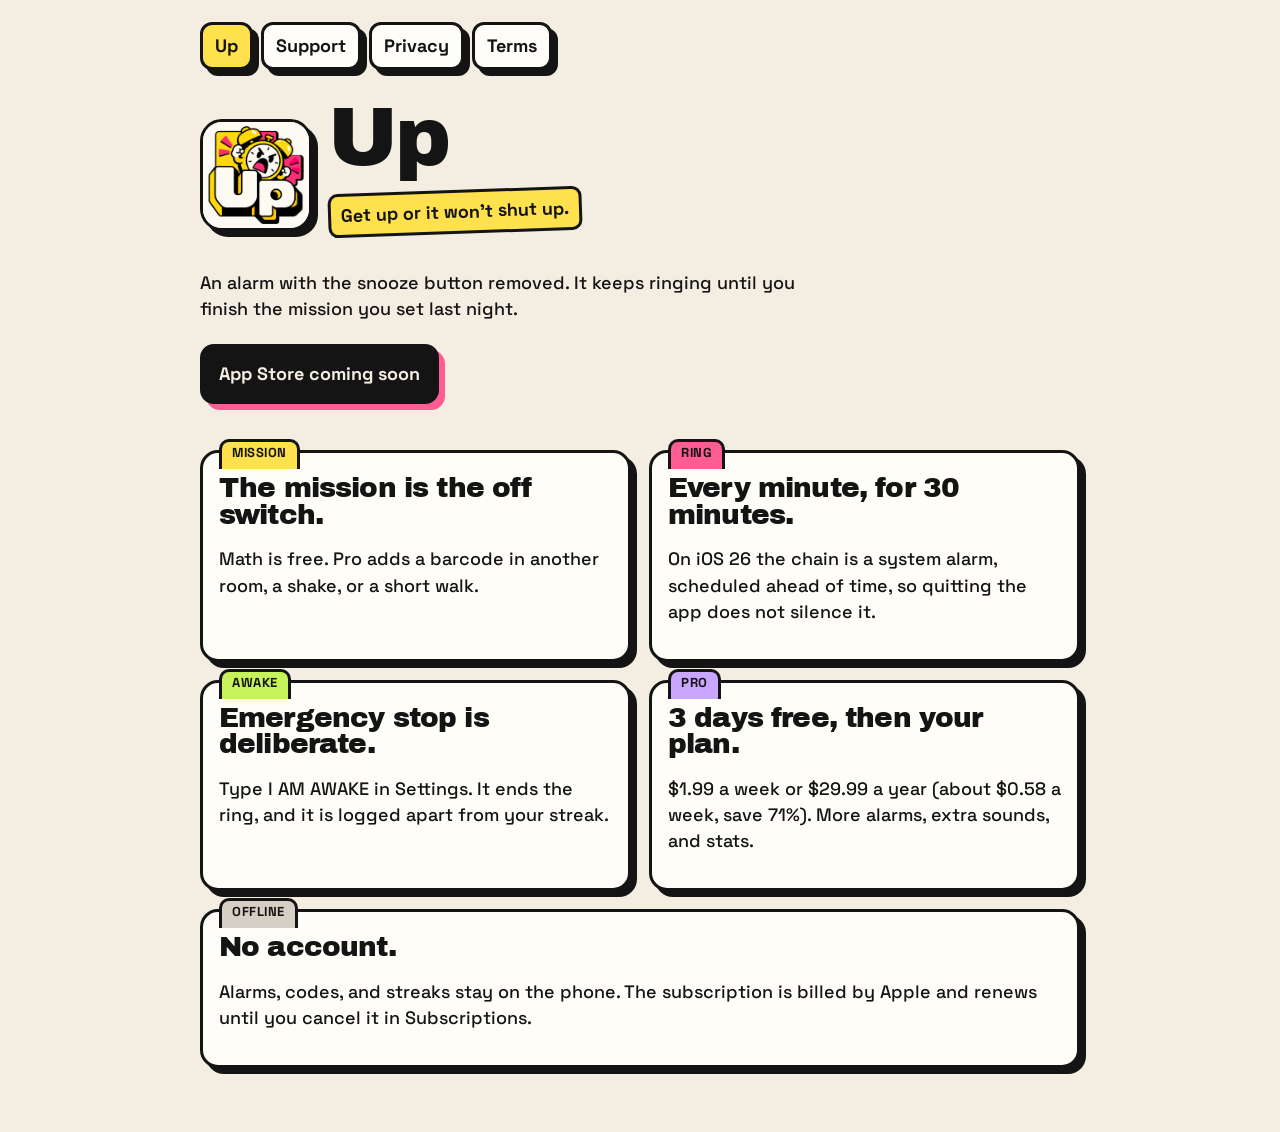
<file: index.html>
<!DOCTYPE html>
<html lang="en">
<head>
  <meta charset="utf-8">
  <meta name="viewport" content="width=device-width, initial-scale=1">
  <title>Up — Alarm you can't snooze</title>
  <meta name="description" content="Up is an alarm that re-rings every minute until the wake-up mission is done.">
  <link rel="icon" href="favicon.png">
  <link rel="stylesheet" href="site.css">
</head>
<body>
  <main class="wrap">
    <nav class="nav">
      <a href="index.html" aria-current="page">Up</a>
      <a href="support.html">Support</a>
      <a href="privacy.html">Privacy</a>
      <a href="terms.html">Terms</a>
    </nav>

    <header class="hero">
      <img src="icon.png" width="512" height="512" alt="Up app icon, a clock with the word Up">
      <div>
        <h1>Up</h1>
        <p class="slogan">Get up or it won't shut up.</p>
      </div>
    </header>
    <p class="lede">An alarm with the snooze button removed. It keeps ringing until you finish the mission you set last night.</p>
    <p class="store">App Store coming soon</p>

    <section class="grid">
      <article class="card">
        <span class="tab yellow">MISSION</span>
        <h2>The mission is the off switch.</h2>
        <p>Math is free. Pro adds a barcode in another room, a shake, or a short walk.</p>
      </article>
      <article class="card">
        <span class="tab pink">RING</span>
        <h2>Every minute, for 30 minutes.</h2>
        <p>On iOS 26 the chain is a system alarm, scheduled ahead of time, so quitting the app does not silence it.</p>
      </article>
      <article class="card">
        <span class="tab lime">AWAKE</span>
        <h2>Emergency stop is deliberate.</h2>
        <p>Type I AM AWAKE in Settings. It ends the ring, and it is logged apart from your streak.</p>
      </article>
      <article class="card">
        <span class="tab purple">PRO</span>
        <h2>3 days free, then your plan.</h2>
        <p>$1.99 a week or $29.99 a year (about $0.58 a week, save 71%). More alarms, extra sounds, and stats.</p>
      </article>
      <article class="card wide">
        <span class="tab grey">OFFLINE</span>
        <h2>No account.</h2>
        <p>Alarms, codes, and streaks stay on the phone. The subscription is billed by Apple and renews until you cancel it in Subscriptions.</p>
      </article>
    </section>
  </main>
</body>
</html>
</file>
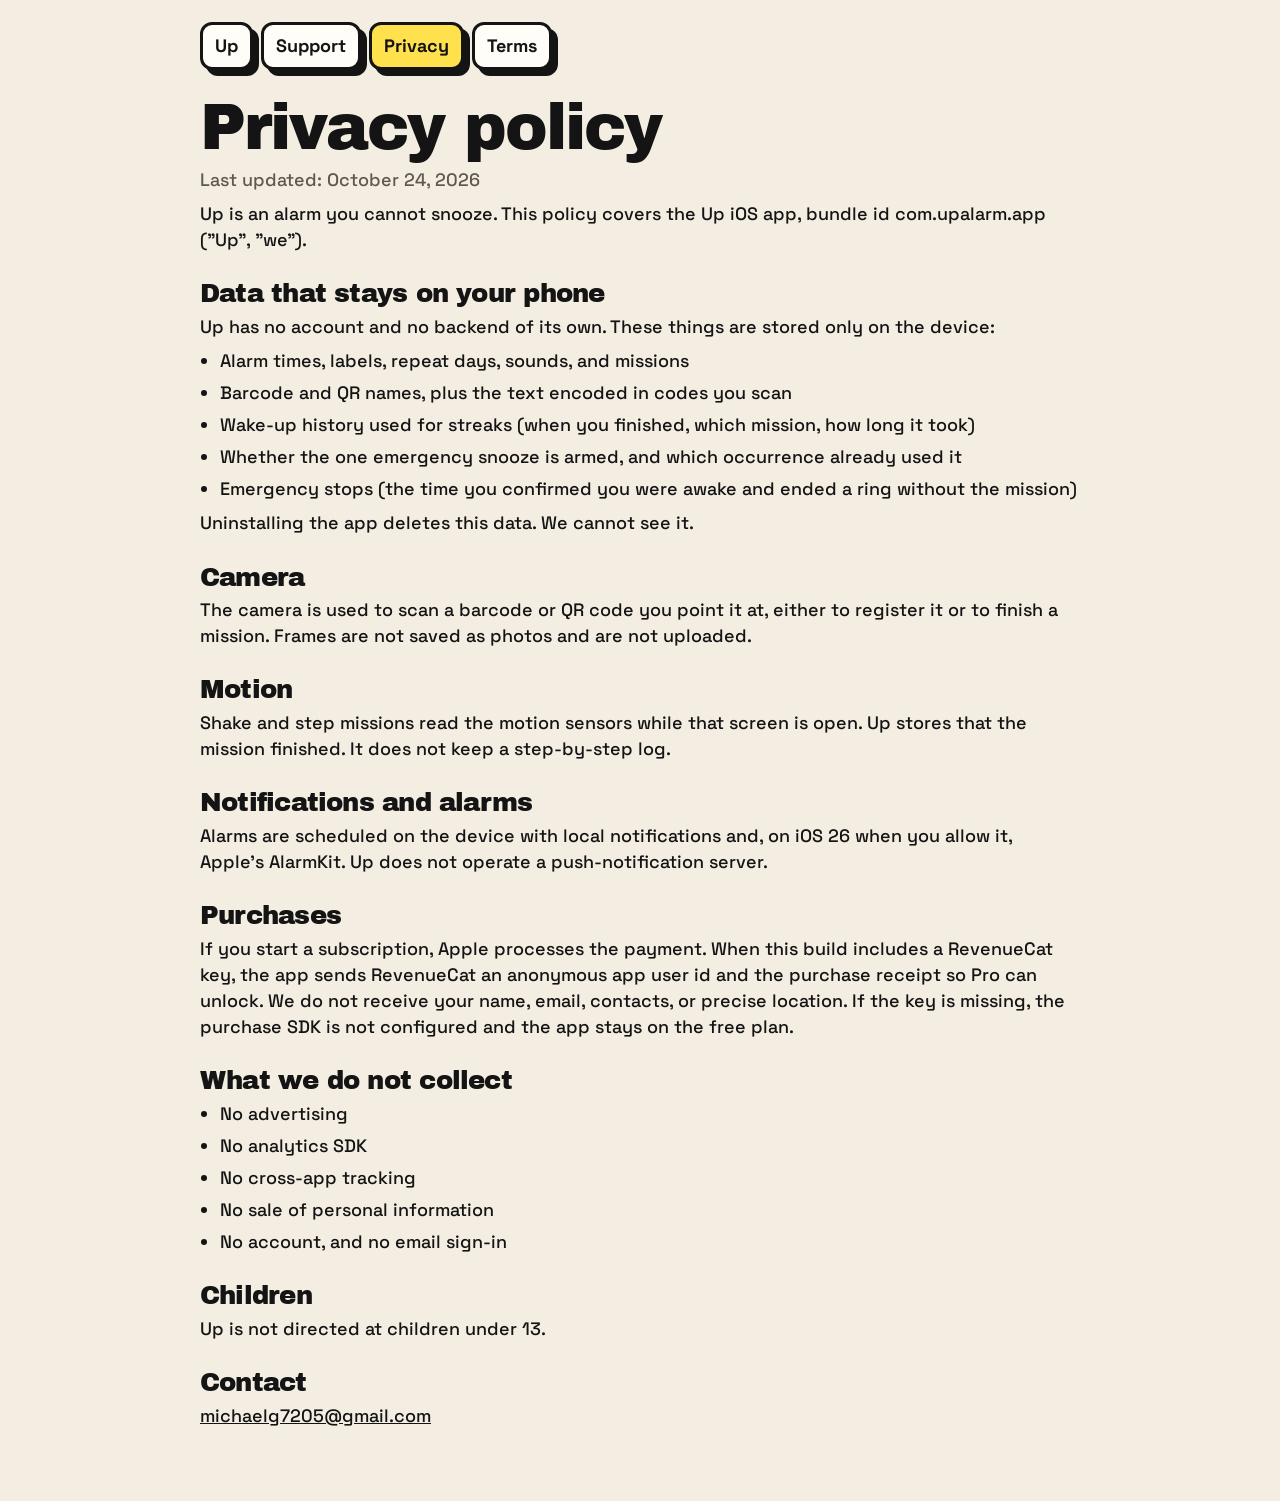
<file: privacy.html>
<!DOCTYPE html>
<html lang="en">
<head>
  <meta charset="utf-8">
  <meta name="viewport" content="width=device-width, initial-scale=1">
  <title>Privacy policy — Up</title>
  <link rel="icon" href="favicon.png">
  <link rel="stylesheet" href="site.css">
</head>
<body>
  <main class="wrap prose">
    <nav class="nav">
      <a href="index.html">Up</a>
      <a href="support.html">Support</a>
      <a href="privacy.html" aria-current="page">Privacy</a>
      <a href="terms.html">Terms</a>
    </nav>
    <h1 class="page-title">Privacy policy</h1>
    <p class="muted">Last updated: October 24, 2026</p>
    <p>Up is an alarm you cannot snooze. This policy covers the Up iOS app, bundle id com.upalarm.app ("Up", "we").</p>

    <h2>Data that stays on your phone</h2>
    <p>Up has no account and no backend of its own. These things are stored only on the device:</p>
    <ul>
      <li>Alarm times, labels, repeat days, sounds, and missions</li>
      <li>Barcode and QR names, plus the text encoded in codes you scan</li>
      <li>Wake-up history used for streaks (when you finished, which mission, how long it took)</li>
      <li>Whether the one emergency snooze is armed, and which occurrence already used it</li>
      <li>Emergency stops (the time you confirmed you were awake and ended a ring without the mission)</li>
    </ul>
    <p>Uninstalling the app deletes this data. We cannot see it.</p>

    <h2>Camera</h2>
    <p>The camera is used to scan a barcode or QR code you point it at, either to register it or to finish a mission. Frames are not saved as photos and are not uploaded.</p>

    <h2>Motion</h2>
    <p>Shake and step missions read the motion sensors while that screen is open. Up stores that the mission finished. It does not keep a step-by-step log.</p>

    <h2>Notifications and alarms</h2>
    <p>Alarms are scheduled on the device with local notifications and, on iOS 26 when you allow it, Apple's AlarmKit. Up does not operate a push-notification server.</p>

    <h2>Purchases</h2>
    <p>If you start a subscription, Apple processes the payment. When this build includes a RevenueCat key, the app sends RevenueCat an anonymous app user id and the purchase receipt so Pro can unlock. We do not receive your name, email, contacts, or precise location. If the key is missing, the purchase SDK is not configured and the app stays on the free plan.</p>

    <h2>What we do not collect</h2>
    <ul>
      <li>No advertising</li>
      <li>No analytics SDK</li>
      <li>No cross-app tracking</li>
      <li>No sale of personal information</li>
      <li>No account, and no email sign-in</li>
    </ul>

    <h2>Children</h2>
    <p>Up is not directed at children under 13.</p>

    <h2>Contact</h2>
    <p><a href="mailto:michaelg7205@gmail.com">michaelg7205@gmail.com</a></p>
  </main>
</body>
</html>
</file>
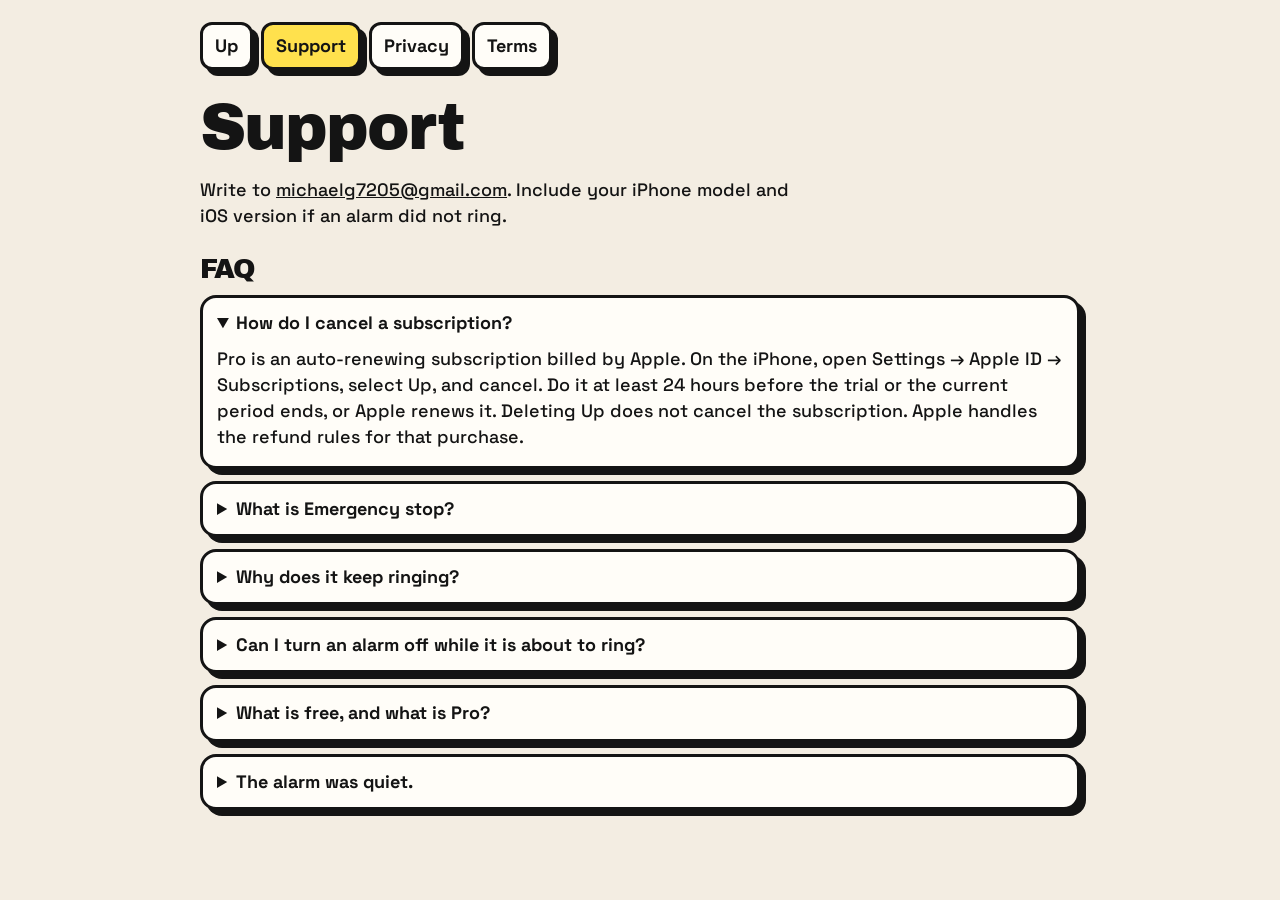
<file: support.html>
<!DOCTYPE html>
<html lang="en">
<head>
  <meta charset="utf-8">
  <meta name="viewport" content="width=device-width, initial-scale=1">
  <title>Support — Up</title>
  <link rel="icon" href="favicon.png">
  <link rel="stylesheet" href="site.css">
</head>
<body>
  <main class="wrap">
    <nav class="nav">
      <a href="index.html">Up</a>
      <a href="support.html" aria-current="page">Support</a>
      <a href="privacy.html">Privacy</a>
      <a href="terms.html">Terms</a>
    </nav>
    <h1 class="page-title">Support</h1>
    <p class="lede">Write to <a href="mailto:michaelg7205@gmail.com">michaelg7205@gmail.com</a>. Include your iPhone model and iOS version if an alarm did not ring.</p>

    <section class="faq">
      <h2 style="margin-top: 28px">FAQ</h2>

      <details open>
        <summary>How do I cancel a subscription?</summary>
        <p>Pro is an auto-renewing subscription billed by Apple. On the iPhone, open Settings → Apple ID → Subscriptions, select Up, and cancel. Do it at least 24 hours before the trial or the current period ends, or Apple renews it. Deleting Up does not cancel the subscription. Apple handles the refund rules for that purchase.</p>
      </details>

      <details>
        <summary>What is Emergency stop?</summary>
        <p>Settings → Emergency stop. Type I AM AWAKE exactly, then stop the alarm. That ends the current ring and the backups already scheduled for it. It is logged in Stats and it does not count as a finished mission or add to the streak. Use it when you are awake and still need the alarm to quit.</p>
      </details>

      <details>
        <summary>Why does it keep ringing?</summary>
        <p>The mission is the off switch. Up re-rings every minute for up to 30 minutes, and those alarms are scheduled ahead of time. On iOS 26 they are system alarms (alarm volume, through the silent switch and Focus). On an older iPhone they are notifications, which respect silent mode and Focus unless you allow Time Sensitive notifications. After 30 minutes, open Up if the mission is still unfinished and it schedules another burst.</p>
      </details>

      <details>
        <summary>Can I turn an alarm off while it is about to ring?</summary>
        <p>From five minutes before it fires until the mission is done, edits, the off switch, and delete stay locked. Emergency stop is the way out during that window.</p>
      </details>

      <details>
        <summary>What is free, and what is Pro?</summary>
        <p>Free is one alarm, the math mission, and the Klaxon sound. Pro is a 3-day free trial, then $1.99 a week or $29.99 a year. Pro adds more alarms, barcode, shake, and step missions, extra sounds, stats, and the optional emergency snooze (off until you arm it).</p>
      </details>

      <details>
        <summary>The alarm was quiet.</summary>
        <p>On iOS 26, allow Alarms when Up asks. That is the ring that does not depend on media volume. On earlier iOS, allow notifications and Time Sensitive notifications. The silent switch still mutes those notification sounds. This app does not use Critical Alerts.</p>
      </details>
    </section>
  </main>
</body>
</html>
</file>
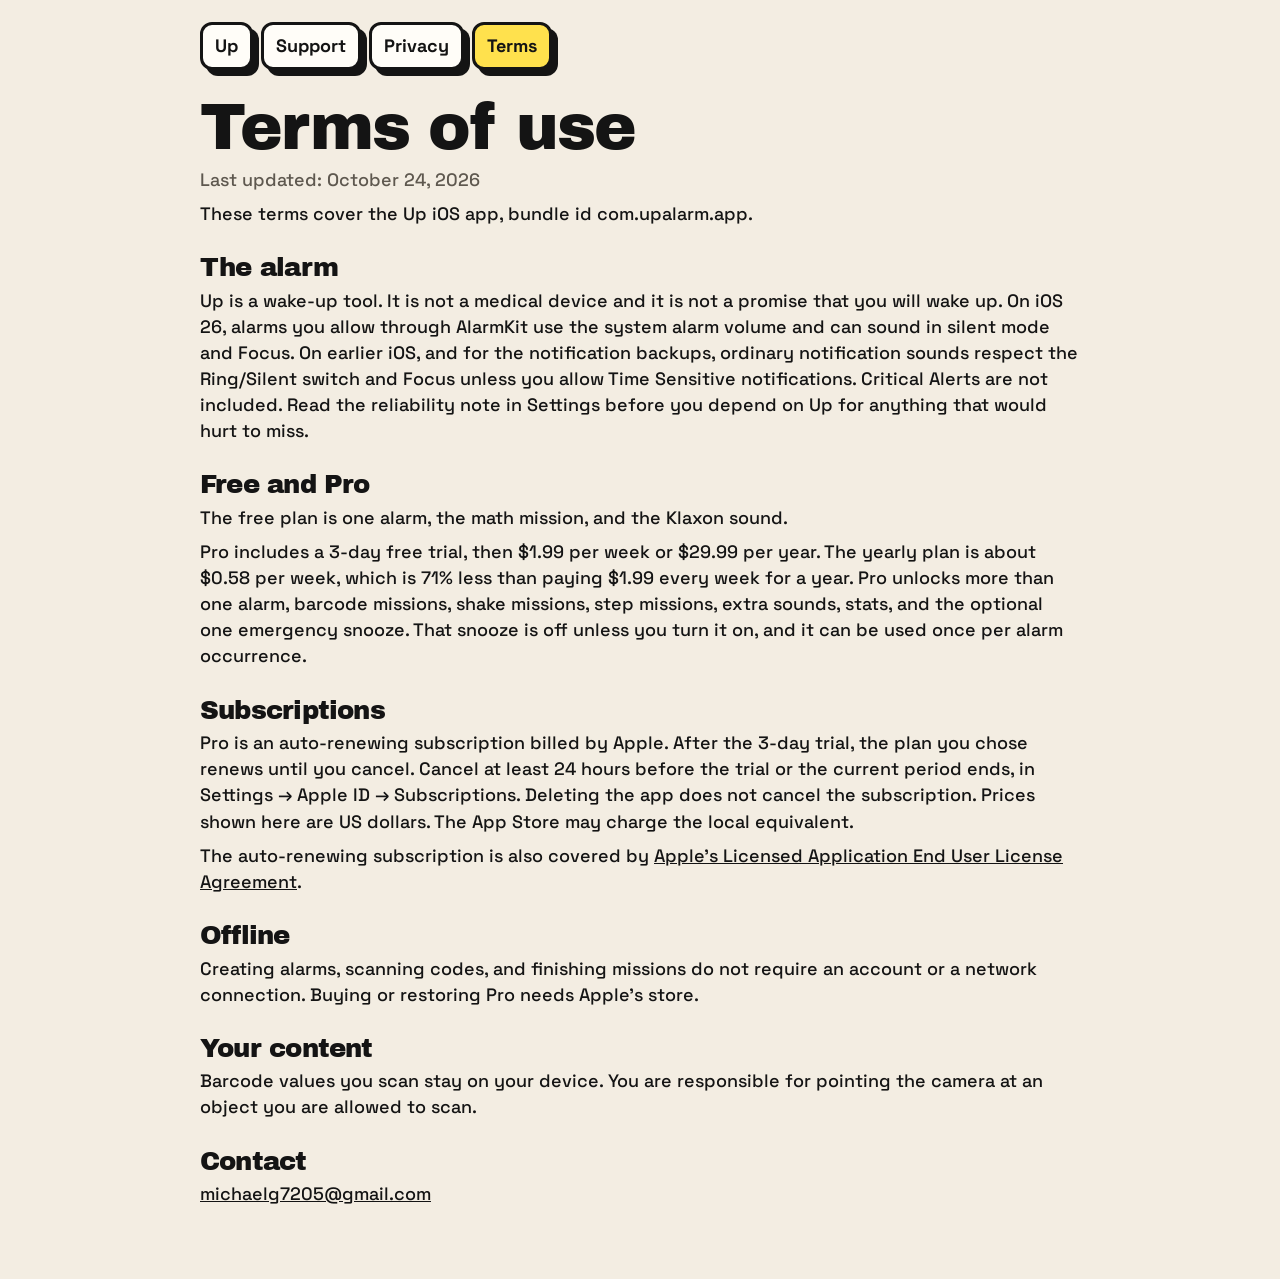
<file: terms.html>
<!DOCTYPE html>
<html lang="en">
<head>
  <meta charset="utf-8">
  <meta name="viewport" content="width=device-width, initial-scale=1">
  <title>Terms of use — Up</title>
  <link rel="icon" href="favicon.png">
  <link rel="stylesheet" href="site.css">
</head>
<body>
  <main class="wrap prose">
    <nav class="nav">
      <a href="index.html">Up</a>
      <a href="support.html">Support</a>
      <a href="privacy.html">Privacy</a>
      <a href="terms.html" aria-current="page">Terms</a>
    </nav>
    <h1 class="page-title">Terms of use</h1>
    <p class="muted">Last updated: October 24, 2026</p>
    <p>These terms cover the Up iOS app, bundle id com.upalarm.app.</p>

    <h2>The alarm</h2>
    <p>Up is a wake-up tool. It is not a medical device and it is not a promise that you will wake up. On iOS 26, alarms you allow through AlarmKit use the system alarm volume and can sound in silent mode and Focus. On earlier iOS, and for the notification backups, ordinary notification sounds respect the Ring/Silent switch and Focus unless you allow Time Sensitive notifications. Critical Alerts are not included. Read the reliability note in Settings before you depend on Up for anything that would hurt to miss.</p>

    <h2>Free and Pro</h2>
    <p>The free plan is one alarm, the math mission, and the Klaxon sound.</p>
    <p>Pro includes a 3-day free trial, then $1.99 per week or $29.99 per year. The yearly plan is about $0.58 per week, which is 71% less than paying $1.99 every week for a year. Pro unlocks more than one alarm, barcode missions, shake missions, step missions, extra sounds, stats, and the optional one emergency snooze. That snooze is off unless you turn it on, and it can be used once per alarm occurrence.</p>

    <h2>Subscriptions</h2>
    <p>Pro is an auto-renewing subscription billed by Apple. After the 3-day trial, the plan you chose renews until you cancel. Cancel at least 24 hours before the trial or the current period ends, in Settings → Apple ID → Subscriptions. Deleting the app does not cancel the subscription. Prices shown here are US dollars. The App Store may charge the local equivalent.</p>
    <p>The auto-renewing subscription is also covered by <a href="https://www.apple.com/legal/internet-services/itunes/dev/stdeula/">Apple's Licensed Application End User License Agreement</a>.</p>

    <h2>Offline</h2>
    <p>Creating alarms, scanning codes, and finishing missions do not require an account or a network connection. Buying or restoring Pro needs Apple's store.</p>

    <h2>Your content</h2>
    <p>Barcode values you scan stay on your device. You are responsible for pointing the camera at an object you are allowed to scan.</p>

    <h2>Contact</h2>
    <p><a href="mailto:michaelg7205@gmail.com">michaelg7205@gmail.com</a></p>
  </main>
</body>
</html>
</file>
<file: site.css>
@font-face {
  font-family: "Archivo Black";
  src: url("fonts/ArchivoBlack.ttf") format("truetype");
  font-weight: 400;
  font-display: swap;
}

@font-face {
  font-family: "Space Grotesk";
  src: url("fonts/SpaceGrotesk.ttf") format("truetype");
  font-weight: 500;
  font-display: swap;
}

@font-face {
  font-family: "Space Grotesk";
  src: url("fonts/SpaceGrotesk-Bold.ttf") format("truetype");
  font-weight: 700;
  font-display: swap;
}

:root {
  --cream: #f3ede2;
  --ink: #141414;
  --yellow: #ffe14d;
  --lime: #c6f25a;
  --pink: #ff5c93;
  --purple: #c9a6ff;
  --grey: #d5cfc6;
  --paper: #fffdf8;
  --muted: #5e584f;
  --line: 3px;
  --shadow: 6px;
}

* { box-sizing: border-box; }

html { background: var(--cream); }

body {
  margin: 0;
  background: var(--cream);
  color: var(--ink);
  font-family: "Space Grotesk", "Avenir Next", "Segoe UI", sans-serif;
  font-weight: 500;
  font-size: 18px;
  line-height: 1.45;
}

a { color: inherit; }

.wrap {
  width: min(880px, calc(100% - 32px));
  margin: 0 auto;
  padding: 22px 0 64px;
}

.nav {
  display: flex;
  flex-wrap: wrap;
  gap: 8px;
  align-items: center;
}

.nav a {
  text-decoration: none;
  border: var(--line) solid var(--ink);
  background: var(--paper);
  border-radius: 12px;
  padding: 8px 12px;
  font-weight: 700;
  box-shadow: var(--shadow) var(--shadow) 0 var(--ink);
}

.nav a[aria-current="page"] { background: var(--yellow); }

.hero {
  display: grid;
  grid-template-columns: 112px 1fr;
  gap: 16px;
  align-items: center;
  margin-top: 28px;
}

.hero img {
  width: 112px;
  height: 112px;
  border: var(--line) solid var(--ink);
  border-radius: 22px;
  background: var(--paper);
  box-shadow: var(--shadow) var(--shadow) 0 var(--ink);
}

h1, h2, h3 {
  font-family: "Archivo Black", "Arial Black", sans-serif;
  font-weight: 400;
  letter-spacing: -0.03em;
  line-height: 0.95;
  margin: 0;
}

h1 { font-size: clamp(48px, 12vw, 84px); }

.slogan {
  display: inline-block;
  margin-top: 12px;
  background: var(--yellow);
  border: var(--line) solid var(--ink);
  border-radius: 10px;
  padding: 6px 10px;
  font-weight: 700;
  transform: rotate(-2deg);
}

.lede { margin: 18px 0 0; max-width: 38rem; }

.grid {
  display: grid;
  grid-template-columns: 1fr;
  gap: 18px;
  margin-top: 28px;
}

.card {
  position: relative;
  background: var(--paper);
  border: var(--line) solid var(--ink);
  border-radius: 18px;
  padding: 22px 16px 16px;
  box-shadow: var(--shadow) var(--shadow) 0 var(--ink);
}

.card h2 { font-size: 28px; margin-bottom: 8px; }

.tab {
  position: absolute;
  top: -14px;
  left: 16px;
  border: var(--line) solid var(--ink);
  border-bottom: 0;
  border-radius: 10px 10px 0 0;
  padding: 2px 10px 6px;
  font-size: 13px;
  font-weight: 700;
  letter-spacing: 0.04em;
}

.yellow { background: var(--yellow); }
.pink { background: var(--pink); }
.lime { background: var(--lime); }
.purple { background: var(--purple); }
.grey { background: var(--grey); }

ul { margin: 8px 0 0; padding-left: 1.1em; }

li { margin: 6px 0; }

.store {
  margin-top: 22px;
  display: inline-block;
  background: var(--ink);
  color: var(--cream);
  text-decoration: none;
  border: var(--line) solid var(--ink);
  border-radius: 14px;
  padding: 14px 16px;
  font-weight: 700;
  box-shadow: var(--shadow) var(--shadow) 0 var(--pink);
}

.page-title { margin-top: 28px; font-size: clamp(40px, 10vw, 64px); }

.prose h2 { font-size: 26px; margin: 28px 0 8px; }

.prose p { margin: 8px 0; }

.muted { color: var(--muted); }

.faq details {
  background: var(--paper);
  border: var(--line) solid var(--ink);
  border-radius: 16px;
  padding: 12px 14px;
  margin-top: 12px;
  box-shadow: var(--shadow) var(--shadow) 0 var(--ink);
}

.faq summary {
  font-weight: 700;
  cursor: pointer;
}

.faq p { margin: 10px 0 4px; }

@media (min-width: 720px) {
  .grid { grid-template-columns: 1fr 1fr; }
  .grid .wide { grid-column: 1 / -1; }
}
</file>
